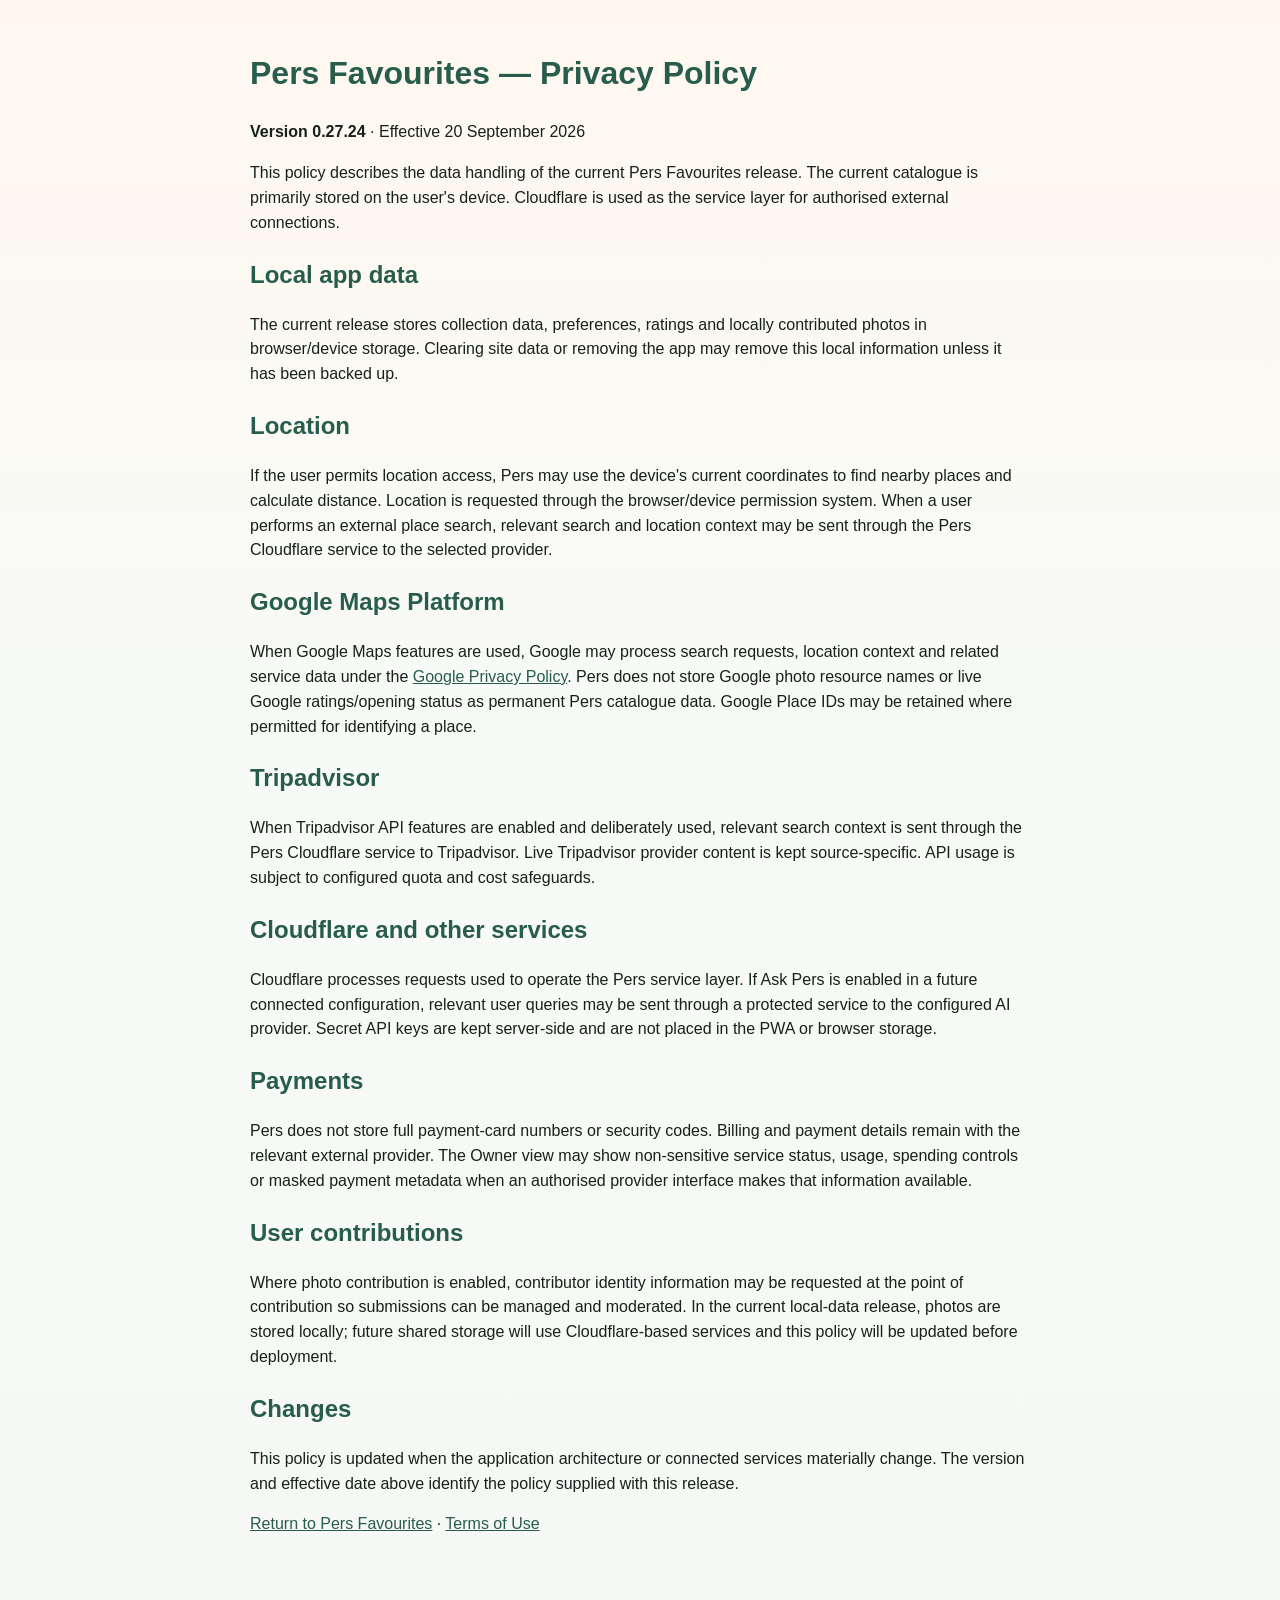
<file: privacy.html>
<!doctype html>
<html lang="en">
<head>
  <meta charset="utf-8" />
  <meta name="viewport" content="width=device-width,initial-scale=1" />
  <title>Pers Favourites — Privacy Policy</title>
  <link rel="stylesheet" href="./styles.css" />
</head>
<body>
  <main class="legal-page">
    <h1>Pers Favourites — Privacy Policy</h1>
    <p><strong>Version 0.27.24</strong> · Effective 20 September 2026</p>
    <p>This policy describes the data handling of the current Pers Favourites release. The current catalogue is primarily stored on the user's device. Cloudflare is used as the service layer for authorised external connections.</p>

    <h2>Local app data</h2>
    <p>The current release stores collection data, preferences, ratings and locally contributed photos in browser/device storage. Clearing site data or removing the app may remove this local information unless it has been backed up.</p>

    <h2>Location</h2>
    <p>If the user permits location access, Pers may use the device's current coordinates to find nearby places and calculate distance. Location is requested through the browser/device permission system. When a user performs an external place search, relevant search and location context may be sent through the Pers Cloudflare service to the selected provider.</p>

    <h2>Google Maps Platform</h2>
    <p>When Google Maps features are used, Google may process search requests, location context and related service data under the <a href="https://policies.google.com/privacy" target="_blank" rel="noopener">Google Privacy Policy</a>. Pers does not store Google photo resource names or live Google ratings/opening status as permanent Pers catalogue data. Google Place IDs may be retained where permitted for identifying a place.</p>

    <h2>Tripadvisor</h2>
    <p>When Tripadvisor API features are enabled and deliberately used, relevant search context is sent through the Pers Cloudflare service to Tripadvisor. Live Tripadvisor provider content is kept source-specific. API usage is subject to configured quota and cost safeguards.</p>

    <h2>Cloudflare and other services</h2>
    <p>Cloudflare processes requests used to operate the Pers service layer. If Ask Pers is enabled in a future connected configuration, relevant user queries may be sent through a protected service to the configured AI provider. Secret API keys are kept server-side and are not placed in the PWA or browser storage.</p>

    <h2>Payments</h2>
    <p>Pers does not store full payment-card numbers or security codes. Billing and payment details remain with the relevant external provider. The Owner view may show non-sensitive service status, usage, spending controls or masked payment metadata when an authorised provider interface makes that information available.</p>

    <h2>User contributions</h2>
    <p>Where photo contribution is enabled, contributor identity information may be requested at the point of contribution so submissions can be managed and moderated. In the current local-data release, photos are stored locally; future shared storage will use Cloudflare-based services and this policy will be updated before deployment.</p>

    <h2>Changes</h2>
    <p>This policy is updated when the application architecture or connected services materially change. The version and effective date above identify the policy supplied with this release.</p>

    <p><a href="./index.html">Return to Pers Favourites</a> · <a href="./terms.html">Terms of Use</a></p>
  </main>
</body>
</html>
</file>
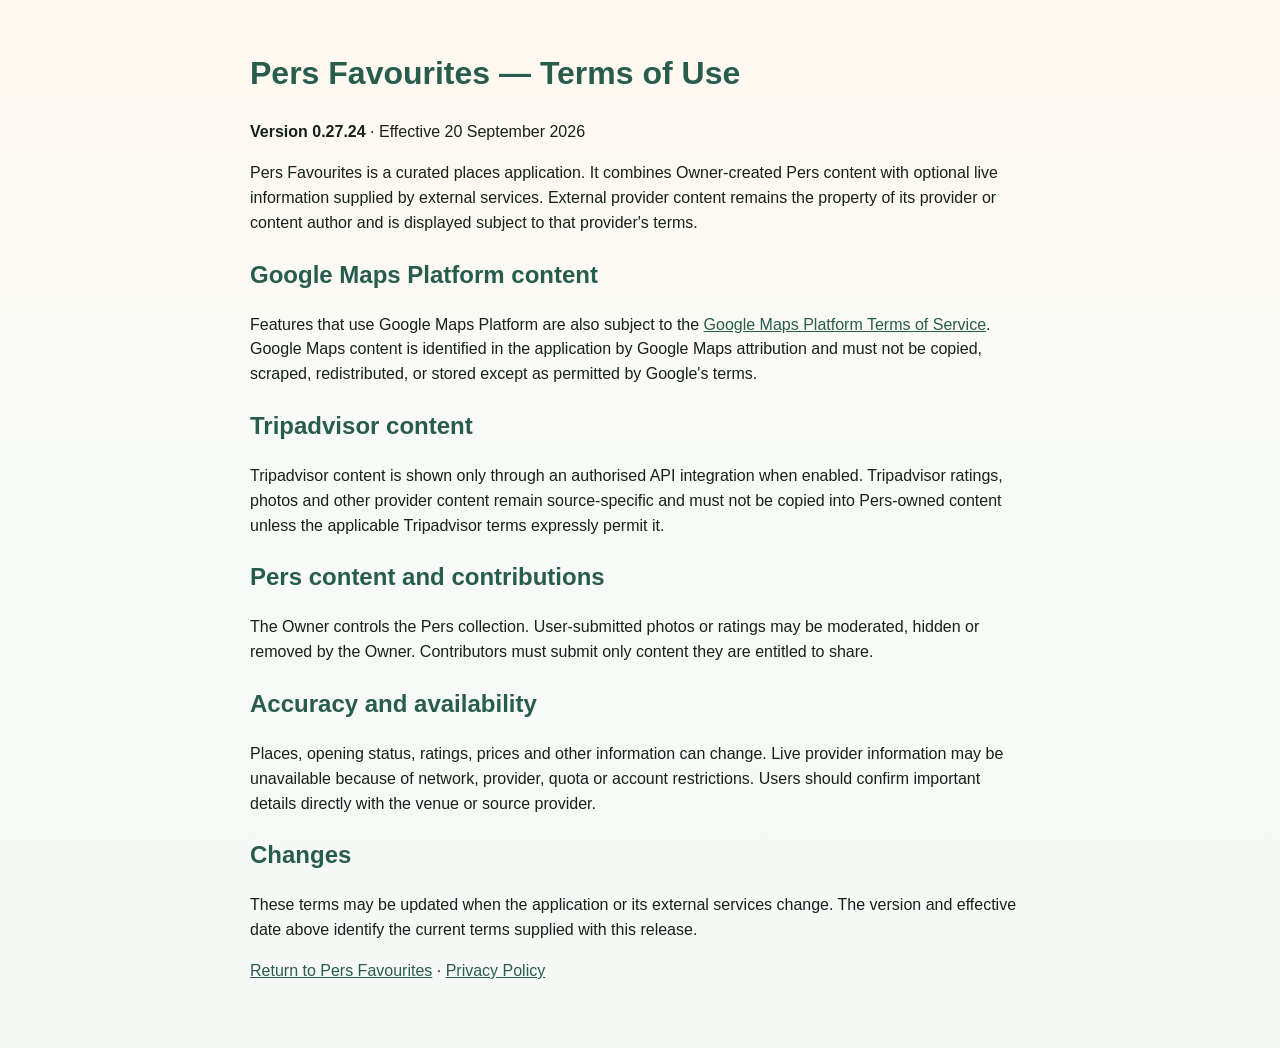
<file: terms.html>
<!doctype html>
<html lang="en">
<head>
  <meta charset="utf-8" />
  <meta name="viewport" content="width=device-width,initial-scale=1" />
  <title>Pers Favourites — Terms of Use</title>
  <link rel="stylesheet" href="./styles.css" />
</head>
<body>
  <main class="legal-page">
    <h1>Pers Favourites — Terms of Use</h1>
    <p><strong>Version 0.27.24</strong> · Effective 20 September 2026</p>
    <p>Pers Favourites is a curated places application. It combines Owner-created Pers content with optional live information supplied by external services. External provider content remains the property of its provider or content author and is displayed subject to that provider's terms.</p>

    <h2>Google Maps Platform content</h2>
    <p>Features that use Google Maps Platform are also subject to the <a href="https://cloud.google.com/maps-platform/terms" target="_blank" rel="noopener">Google Maps Platform Terms of Service</a>. Google Maps content is identified in the application by Google Maps attribution and must not be copied, scraped, redistributed, or stored except as permitted by Google's terms.</p>

    <h2>Tripadvisor content</h2>
    <p>Tripadvisor content is shown only through an authorised API integration when enabled. Tripadvisor ratings, photos and other provider content remain source-specific and must not be copied into Pers-owned content unless the applicable Tripadvisor terms expressly permit it.</p>

    <h2>Pers content and contributions</h2>
    <p>The Owner controls the Pers collection. User-submitted photos or ratings may be moderated, hidden or removed by the Owner. Contributors must submit only content they are entitled to share.</p>

    <h2>Accuracy and availability</h2>
    <p>Places, opening status, ratings, prices and other information can change. Live provider information may be unavailable because of network, provider, quota or account restrictions. Users should confirm important details directly with the venue or source provider.</p>

    <h2>Changes</h2>
    <p>These terms may be updated when the application or its external services change. The version and effective date above identify the current terms supplied with this release.</p>

    <p><a href="./index.html">Return to Pers Favourites</a> · <a href="./privacy.html">Privacy Policy</a></p>
  </main>
</body>
</html>
</file>
<file: styles.css>
:root{
  --bg:#fff8ef;--card:#ffffff;--ink:#17211b;--muted:#69736d;--line:#ddd8ce;
  --accent:#285c4d;--accent-2:#d96c45;--accent-3:#4b83a8;--gold:#c79326;--plum:#7a5578;
  --accent-soft:#e4f1eb;--coral-soft:#fae9e1;--blue-soft:#e7f0f7;--gold-soft:#fbf2d9;--plum-soft:#f0e8ef;
  --danger:#a63a3a;--shadow:0 10px 28px rgba(53,48,39,.09);
  font-family:-apple-system,BlinkMacSystemFont,"Segoe UI",Roboto,Arial,sans-serif;color:var(--ink);background:var(--bg)
}
*{box-sizing:border-box} body{margin:0;background:linear-gradient(180deg,#fff8ef 0,#f8faf7 42%,#f6f8f6 100%);color:var(--ink);min-height:100vh} button,input,select,textarea{font:inherit} button{cursor:pointer}
.topbar{position:sticky;top:0;z-index:20;display:flex;align-items:center;justify-content:space-between;padding:calc(14px + env(safe-area-inset-top)) 16px 13px;background:linear-gradient(125deg,#285c4d 0%,#33725e 58%,#d96c45 160%);color:#fff;box-shadow:0 4px 18px rgba(27,67,54,.18)}
.topbar h1{margin:1px 0 0;font-size:1.38rem;letter-spacing:.1px}.eyebrow{font-size:.78rem;color:rgba(255,255,255,.78)}.topbar .icon-button{background:rgba(255,255,255,.15);color:#fff;border:1px solid rgba(255,255,255,.24)}
main{max-width:1100px;margin:0 auto;padding:14px 14px calc(90px + env(safe-area-inset-bottom))}.hidden{display:none!important}.screen{width:100%}
.auth-card{max-width:430px;margin:7vh auto;background:var(--card);padding:22px;border:1px solid var(--line);border-radius:19px;box-shadow:var(--shadow);border-top:5px solid var(--accent-2)}
label{display:block;font-size:.88rem;font-weight:650;margin:12px 0 5px}input,select,textarea{width:100%;padding:11px 12px;border:1px solid #cfc9be;border-radius:11px;background:#fff;color:var(--ink)}input:focus,select:focus,textarea:focus{outline:3px solid rgba(75,131,168,.14);border-color:var(--accent-3)}textarea{resize:vertical}
button{border:0;border-radius:11px;padding:10px 13px;background:#eceae6;color:var(--ink)}button.primary{background:var(--accent);color:#fff;font-weight:700;box-shadow:0 3px 9px rgba(40,92,77,.18)}button.secondary{background:#f2f0eb;border:1px solid #ddd7cd}button.compact{padding:8px 11px}.link-button{background:transparent;color:var(--accent);padding:8px 3px}.danger{background:var(--danger);color:#fff}.danger-secondary{color:var(--danger);background:#faeded;border:1px solid #efcaca}.icon-button{width:42px;height:42px;padding:0;border-radius:50%;font-size:1.25rem}
.search-wrap{position:relative}.search-wrap input{font-size:1rem;padding:14px 45px 14px 14px;border-radius:15px;box-shadow:0 3px 14px rgba(53,48,39,.06);border-color:#d9d4ca}.search-wrap .icon-button{position:absolute;right:3px;top:3px;background:transparent}
.core-location-banner{margin-top:10px;padding:11px 12px;border:1px solid #c9ddeb;border-radius:15px;background:linear-gradient(120deg,var(--blue-soft),#fff);box-shadow:0 3px 12px rgba(53,48,39,.045)}.core-location-head{display:flex;justify-content:space-between;align-items:center;gap:10px}.core-location-head .link-button:disabled{opacity:.45;cursor:default}.core-location-fields{display:grid;grid-template-columns:repeat(3,minmax(0,1fr));gap:8px;margin-top:9px}.core-location-fields .geo-choice{width:100%}
.filter-row,.more-filters{display:flex;gap:8px;overflow-x:auto;padding:10px 1px 3px;scrollbar-width:none}.filter-row::-webkit-scrollbar,.more-filters::-webkit-scrollbar{display:none}
.filter-row select,.more-filters select{width:auto;min-width:132px;max-width:190px;padding:9px}.more-filters{flex-wrap:wrap;background:linear-gradient(120deg,#f4f8f6,#fbf5ee);border:1px solid var(--line);border-radius:14px;padding:10px;margin-top:7px}
.toolbar{display:flex;justify-content:space-between;align-items:center;gap:10px;margin:10px 0 0}.view-toggle{display:inline-flex;border:1px solid var(--line);border-radius:11px;overflow:hidden;box-shadow:0 2px 8px rgba(53,48,39,.04)}.view-toggle button{border-radius:0;background:#fff}.view-toggle button.active{background:var(--accent-3);color:#fff}.toolbar select{width:auto;min-width:155px}
.filter-summary{display:flex;align-items:center;justify-content:space-between;gap:10px;min-height:38px}.chips{display:flex;flex-wrap:wrap;gap:6px}.chip{display:inline-flex;gap:6px;align-items:center;font-size:.82rem;background:#fff;border:1px solid var(--line);border-radius:999px;padding:5px 9px;box-shadow:0 1px 5px rgba(53,48,39,.03)}.chip button{background:transparent;padding:0;font-size:1rem}
.results-head{display:flex;justify-content:space-between;align-items:center;padding:9px 1px}.admin-actions{display:flex;gap:6px}.list-panel{display:grid;gap:11px}.place-card{background:#fff;border:1px solid var(--line);border-radius:17px;padding:13px;box-shadow:0 4px 14px rgba(53,48,39,.045);border-left:4px solid #d9e6df}.place-card.has-photo{padding:0;overflow:hidden;border-left:0}.place-card-inner{padding:13px}.place-card-cover{width:100%;height:170px;object-fit:cover;background:linear-gradient(135deg,var(--accent),var(--accent-3))}.place-card-placeholder{height:90px;display:flex;align-items:center;justify-content:center;background:linear-gradient(135deg,#dcebe4,#f8e5d8 55%,#e4edf5);color:#315849;font-weight:800;font-size:1.7rem;letter-spacing:.04em}.place-card-top{display:flex;justify-content:space-between;gap:12px}.place-card h3{margin:0 0 4px;font-size:1.07rem}.meta{font-size:.85rem;color:var(--muted)}.rating{font-weight:700;white-space:nowrap;color:#9b7218}.must-try{margin:9px 0 0;padding:8px 10px;background:var(--gold-soft);border-left:3px solid var(--gold);border-radius:7px;font-size:.9rem}.owner-note{margin:10px 0 0;padding:10px 11px;background:var(--coral-soft);border-radius:10px;font-size:.9rem}.card-actions{display:flex;flex-wrap:wrap;gap:6px;margin-top:10px}.card-actions button,.card-actions a{font-size:.84rem;padding:7px 9px;border-radius:9px;background:#eef1ef;color:var(--ink);text-decoration:none}.card-actions a:nth-of-type(1){background:var(--blue-soft);color:#285f83}.status-pill{display:inline-block;font-size:.75rem;border-radius:999px;padding:3px 7px;background:var(--accent-soft);color:#365844;margin-top:6px}
.place-card-banner{display:grid;grid-template-columns:1fr;height:170px;background:linear-gradient(135deg,var(--accent),var(--accent-3));overflow:hidden}.place-card-banner.banner-2,.place-card-banner.banner-3,.place-card-banner.banner-4{grid-template-columns:repeat(2,1fr);grid-template-rows:repeat(2,1fr)}.place-card-banner.banner-2 img{grid-row:1/3}.place-card-banner.banner-3 img:first-child{grid-row:1/3}.place-card-banner img{width:100%;height:100%;min-height:0;object-fit:cover;display:block}
.google-fallback-frame{position:relative;overflow:hidden}.google-fallback-frame .google-place-photo{width:100%;height:100%;min-height:inherit;object-fit:cover;display:block}.place-card-google{min-height:90px}.place-card-google.loaded{height:170px;margin:-13px -13px 0}.detail-hero.google-fallback-frame.loaded{height:min(42vh,330px)}.google-photo-attribution{position:absolute;left:7px;right:7px;bottom:7px;padding:4px 7px;border-radius:7px;background:rgba(20,25,22,.82);color:#fff;font-size:12px;line-height:1.3}.google-photo-attribution a{color:#fff;text-decoration:underline}.google-maps-attribution{font-family:Roboto,Arial,Sans-Serif;font-style:normal;font-weight:400;font-size:12px;letter-spacing:normal;white-space:nowrap}.google-author-avatar{width:18px;height:18px;border-radius:50%;object-fit:cover;vertical-align:-4px;margin-right:2px}.provider-attribution-note{font-size:.82rem;color:var(--muted);margin:4px 0 8px;padding:5px 8px;border-left:3px solid var(--line)}
.map-panel{position:relative}.map-panel #map{height:min(68vh,680px);border-radius:16px;border:1px solid var(--line);overflow:hidden;box-shadow:var(--shadow)}.map-search{position:absolute;z-index:500;top:12px;left:50%;transform:translateX(-50%);box-shadow:var(--shadow);background:#fff;border:1px solid var(--line)}
.modal{width:min(760px,calc(100vw - 22px));max-height:88vh;border:0;border-radius:19px;padding:18px;box-shadow:0 20px 60px rgba(0,0,0,.24);background:#fffdf9}.modal::backdrop{background:rgba(20,28,24,.45)}.modal-head{display:flex;align-items:center;justify-content:space-between;gap:12px}.modal-head h2{margin:0;color:var(--accent)}.grid2{display:grid;grid-template-columns:1fr 1fr;gap:0 12px}.wide{grid-column:1/-1}.modal-actions{display:flex;gap:8px;align-items:center;margin-top:16px}.spacer{flex:1}.account-summary{background:linear-gradient(115deg,var(--accent-soft),#fff);border-radius:12px;padding:10px 12px;border-left:4px solid var(--accent)}.owner-callout{background:var(--coral-soft);border-left:4px solid var(--accent-2);padding:10px 12px;border-radius:9px;font-size:.9rem}.check{display:flex;gap:9px;align-items:center;font-weight:500}.check input{width:auto}.version{color:var(--muted);font-size:.8rem;text-align:right}.small{font-size:.85rem}.muted{color:var(--muted)}.status{min-height:1.2em;color:var(--muted)}.toast{position:fixed;z-index:1000;left:50%;bottom:calc(24px + env(safe-area-inset-bottom));transform:translateX(-50%);background:#1e2922;color:#fff;padding:10px 14px;border-radius:10px;box-shadow:var(--shadow);max-width:min(88vw,520px)}.import-preview{margin-top:10px;max-height:38vh;overflow:auto}.import-row{padding:8px 4px;border-bottom:1px solid var(--line);font-size:.9rem}.empty{padding:28px 14px;text-align:center;color:var(--muted);background:#fff;border:1px dashed #cbd3cd;border-radius:14px}.personal-panel{background:linear-gradient(125deg,#f4f8f6,#f8fbff);border-radius:12px;padding:10px;margin:12px 0;border:1px solid #dae5df}.stars button{background:transparent;padding:4px;font-size:1.35rem;color:#9aa39d}.stars button.on{color:var(--gold)}.detail-grid{display:grid;grid-template-columns:120px 1fr;gap:7px 12px;font-size:.9rem}.detail-grid .k{color:var(--muted)}hr{border:0;border-top:1px solid var(--line);margin:16px 0}
.detail-hero{margin:0 -18px 14px;position:relative;background:linear-gradient(135deg,#dcebe4,#f8e5d8 58%,#e4edf5);min-height:180px;overflow:hidden}.detail-hero img{width:100%;height:min(42vh,330px);object-fit:cover;display:block}.detail-hero-empty{height:180px;display:flex;align-items:center;justify-content:center;color:#315849;font-weight:800;font-size:2.2rem}.detail-badges{display:flex;flex-wrap:wrap;gap:6px;margin:8px 0}.content-badge,.photo-badge,.count-badge{display:inline-flex;align-items:center;border-radius:999px;padding:4px 8px;font-size:.75rem;font-weight:700;background:var(--accent-soft);color:#2c5c48}.photo-badge.pending{background:var(--gold-soft);color:#7a5a0e}.photo-badge.hidden-status{background:#eee;color:#666}.photo-badge.owner{background:var(--coral-soft);color:#8d452c}.count-badge{background:var(--accent-2);color:#fff;padding:2px 7px;margin-left:4px}
.photo-section{margin-top:15px}.photo-section-head{display:flex;justify-content:space-between;align-items:center;gap:10px}.photo-strip{display:flex;gap:9px;overflow-x:auto;padding:8px 1px 5px;scroll-snap-type:x proximity}.photo-tile{min-width:150px;width:150px;background:#fff;border:1px solid var(--line);border-radius:12px;overflow:hidden;scroll-snap-align:start;box-shadow:0 2px 8px rgba(53,48,39,.05)}.photo-tile img{width:100%;height:112px;object-fit:cover;display:block;background:#eee}.photo-tile-body{padding:7px 8px}.photo-caption{font-size:.8rem;margin:0 0 4px}.photo-credit{font-size:.72rem;color:var(--muted)}.photo-actions{display:flex;gap:4px;flex-wrap:wrap;padding:0 7px 7px}.photo-actions button{font-size:.72rem;padding:5px 7px}.photo-upload-note{font-size:.79rem;color:var(--muted);margin:6px 0}.photo-viewer-modal{width:min(900px,calc(100vw - 18px));background:#111;color:#fff}.photo-viewer-modal .icon-button{color:#fff;background:#333}.photo-viewer-image{display:block;max-width:100%;max-height:72vh;margin:12px auto 0;object-fit:contain}.photo-viewer-caption{margin:9px 2px 0}.moderation-toolbar{margin-bottom:8px}.moderation-list{display:grid;gap:9px}.moderation-row{display:grid;grid-template-columns:108px 1fr;gap:10px;background:#fff;border:1px solid var(--line);border-radius:13px;padding:9px}.moderation-row img{width:108px;height:86px;object-fit:cover;border-radius:9px;background:#eee}.moderation-title{font-weight:750}.moderation-meta{font-size:.78rem;color:var(--muted);margin:3px 0 7px}.moderation-actions{display:flex;gap:5px;flex-wrap:wrap}.moderation-actions button{font-size:.76rem;padding:6px 8px}
@media(max-width:640px){main{padding-left:10px;padding-right:10px}.grid2{grid-template-columns:1fr}.wide{grid-column:auto}.toolbar{align-items:stretch}.toolbar select{min-width:0;max-width:52%}.topbar h1{font-size:1.22rem}.modal{padding:14px}.detail-grid{grid-template-columns:95px 1fr}.detail-hero{margin:0 -14px 13px}.place-card-cover,.place-card-banner{height:150px}.core-location-fields{grid-template-columns:1fr}.moderation-row{grid-template-columns:88px 1fr}.moderation-row img{width:88px;height:78px}.photo-tile{min-width:138px;width:138px}.photo-tile img{height:104px}}
.photo-open-button{display:block;width:100%;padding:0;border:0;border-radius:0;background:transparent;line-height:0}.photo-open-button img{display:block}
.account-login-actions{display:grid;gap:8px;margin-top:10px}.auth-card .primary{width:100%;margin-top:6px}

/* v027e */
.online-find-strip{display:flex;gap:.65rem;align-items:center;flex-wrap:wrap;margin:.2rem 0 1rem;padding:.75rem;border-radius:12px;background:#f6f4ed}
.online-results{display:grid;gap:.7rem;max-height:55vh;overflow:auto}
.online-result{border:1px solid #d9d5ca;border-radius:12px;padding:.8rem;background:#fff}
.online-result-top{display:flex;justify-content:space-between;gap:.8rem;align-items:flex-start}
.online-result .small{line-height:1.35}
.rating-pair{display:flex;gap:.4rem;flex-wrap:wrap;justify-content:flex-end;align-items:flex-start;align-content:flex-start;align-self:flex-start}
.rating-pill{font-size:.82rem;border-radius:999px;padding:.28rem .5rem;background:#f3efe6;white-space:nowrap}
.rating-pill.pers{background:#e6f4ea}
.rating-pill.users{background:#eef3fb}
.place-card{padding:0;overflow:hidden;border-left:0}
.place-card-top>div:first-child{min-width:0;flex:1}
.place-card-top .rating-pair{flex-direction:column;align-items:flex-end;max-width:55%}
.rating-pill{flex:0 0 auto;line-height:1.3;height:auto;max-width:100%;white-space:normal;overflow-wrap:anywhere}
.catalogue-summary{margin:8px 0 12px;padding:10px 12px;background:var(--accent-soft);border-radius:12px;font-size:.85rem}
.catalogue-summary button{font-size:inherit}
.summary-heading{display:flex;align-items:center;flex-wrap:wrap;gap:8px 12px}
#summaryToggle{display:inline-flex;align-items:center;justify-content:space-between;gap:14px;min-height:44px;min-width:130px;padding:9px 13px;background:var(--accent);color:#fff;border:1px solid var(--accent);font-weight:700;font-size:1rem;border-radius:10px}
#summaryToggle:focus-visible{outline:3px solid var(--accent-2);outline-offset:3px}
.summary-chevrons{width:20px;height:20px;fill:none;stroke:currentColor;stroke-width:2;stroke-linecap:round;stroke-linejoin:round;flex:none}
#summaryToggle[aria-expanded="false"] .summary-chevrons{transform:rotate(180deg)}
#summaryOverview{flex:1 1 190px;min-width:0;overflow-wrap:anywhere;line-height:1.4}
#selectionDetails[hidden]{display:none}
#selectionDetails{margin-top:8px}
.selection-controls{display:flex;flex-wrap:wrap;gap:6px;margin-top:5px}
.selection-note{color:var(--muted);margin:5px 0 0}
.photo-unavailable{min-height:90px;display:flex;flex-direction:column;align-items:center;justify-content:center;gap:6px;background:var(--accent-soft);font-size:.85rem;padding:12px}
.rating-panel{display:grid;gap:.7rem;padding:.9rem;border:1px solid #ded8ca;border-radius:12px;margin:1rem 0;background:#fffdf9}
.rating-row{display:flex;align-items:center;justify-content:space-between;gap:.8rem;flex-wrap:wrap}
.rating-row .stars{margin:0}
.venue-rating-row{display:grid;grid-template-columns:minmax(0,1fr) auto;gap:4px 8px;align-items:center}
.venue-rating-row .rating-label,.venue-rating-row .rating-caption{grid-column:1/-1}
.venue-rating-row .stars{display:flex;gap:2px;min-width:0}
.venue-rating-row .rating-star{display:inline-grid;place-items:center;box-sizing:border-box;width:32px;min-width:0;height:40px;margin:0;padding:4px;border:0;font-size:1.35rem;line-height:1;border-radius:4px}
.venue-rating-row .readonly-star{color:transparent;background:linear-gradient(to right,var(--gold) var(--star-fill),#9aa39d var(--star-fill));background-clip:text;-webkit-background-clip:text}
.venue-rating-row .rating-value{font-size:.9rem;white-space:nowrap}
.venue-rating-row .rating-caption{line-height:1.4}
.import-step{border:1px solid #ded8ca;border-radius:12px;padding:.8rem;margin:.8rem 0;background:#fffdf9}
.drop-zone{border:2px dashed #b8b2a4;border-radius:12px;padding:1rem;text-align:center;margin:.6rem 0;background:#faf8f1}
.drop-zone.dragover{border-style:solid;background:#eef7ef}
.backup-progress{font-size:.86rem;color:#5e625f}

.button-link{display:inline-flex;align-items:center;justify-content:center;border-radius:11px;padding:10px 13px;text-decoration:none;color:var(--ink);background:#f2f0eb;border:1px solid #ddd7cd;font:inherit}.button-link.compact{padding:8px 11px}.find-place-actions{display:flex;gap:8px;flex-wrap:wrap;align-items:center}.find-place-actions input{flex:1 1 220px}.inline-actions{display:flex;gap:9px;align-items:center;flex-wrap:wrap;margin-top:6px}

/* v027h - Ask Pers voice input and External Services connection panel */
.ask-pers-input-row{display:flex;gap:.5rem;align-items:center;margin:.35rem 0 .25rem}.ask-pers-input-row input{flex:1;margin:0}.mic-button{min-width:46px;min-height:42px;font-size:1.1rem;padding:.45rem .65rem}.mic-button.listening{outline:3px solid rgba(168,69,48,.18);transform:scale(1.03)}
.external-service-card{border:1px solid var(--line);border-radius:14px;padding:12px;margin:12px 0;background:#fbfaf7}.external-service-card legend{font-weight:800;padding:0 6px}.connection-grid{display:grid;grid-template-columns:repeat(3,minmax(0,1fr));gap:8px;margin:8px 0 12px}.connection-grid>div{display:grid;gap:3px;padding:9px;border-radius:10px;background:#f2f1ec}.connection-grid strong{overflow-wrap:anywhere}.danger{background:#f8e6e2!important;color:#8a3326!important;border:1px solid #e8c0b8!important}@media(max-width:650px){.connection-grid{grid-template-columns:1fr}.external-service-card .inline-actions{align-items:stretch}.external-service-card .inline-actions button{flex:1 1 46%}}

/* v027i */
.app-update-card{margin:10px 0}.geo-attribution a{color:inherit;text-decoration:underline}

/* 0.27.12 searchable geographic controls */
.filter-row .geo-choice-wrap{flex:0 0 auto;width:172px;min-width:150px;max-width:210px}
.filter-row .geo-choice{width:100%;padding:9px 30px 9px 10px;border-radius:11px;background:#fff}
.geo-choice{background-image:linear-gradient(45deg,transparent 50%,#69736d 50%),linear-gradient(135deg,#69736d 50%,transparent 50%);background-position:calc(100% - 15px) 50%,calc(100% - 10px) 50%;background-size:5px 5px,5px 5px;background-repeat:no-repeat}
.geo-choice:disabled{background-color:#f2f0eb;color:#8a8f8c}
.multi-editor{padding-top:2px}.multi-editor .chips{min-height:8px;margin-top:7px}
@media(max-width:640px){.filter-row .geo-choice-wrap{width:168px;min-width:150px}}

/* 0.27.13 clearer Find Place Online workflow */
#findPlaceResults:not(:empty)::before{content:"Tap Use Details to load the selected venue into the Add Place form. Review the details, then tap Save Place.";display:block;padding:.72rem .8rem;border-radius:10px;background:var(--blue-soft);color:#285f83;font-size:.84rem;line-height:1.35}
#findPlaceResults button[data-use-online]{font-size:0}
#findPlaceResults button[data-use-online]::after{content:"Use Details";font-size:.84rem;line-height:1.2}
#savePlaceBtn{font-size:1rem}

/* 0.27.15 */
.detail-hero{display:grid;grid-template-columns:1fr;grid-auto-rows:minmax(120px,1fr);max-height:360px}
.detail-hero.banner-2,.detail-hero.banner-3,.detail-hero.banner-4{grid-template-columns:repeat(2,1fr)}
.detail-hero.banner-3 img:first-child{grid-row:span 2}
.detail-hero img{width:100%;height:100%;min-height:150px;object-fit:cover}
@media(max-width:640px){.detail-hero.banner-3,.detail-hero.banner-4{max-height:300px}.detail-hero img{min-height:120px}}

/* 0.27.20 opening-screen simplification and role-separated account areas */
.core-location-head{align-items:flex-start}.location-head-actions{display:flex;gap:6px;align-items:center}.core-location-fields label{margin:0;font-size:.78rem;color:var(--muted)}.core-location-fields label .geo-choice{margin-top:4px;color:var(--ink)}.core-location-fields .location-actions{display:flex;align-items:flex-end}.core-location-fields .location-actions button{width:100%}.catalogue-head{margin-top:8px;padding-bottom:2px}.catalogue-head>div:first-child{display:flex;align-items:baseline;gap:8px}.result-count{font-size:.86rem;color:var(--muted);font-weight:500}.catalogue-head-actions{display:flex;gap:7px;align-items:center}.catalogue-filters{margin:6px 0 10px;padding:9px 10px;border:1px solid var(--line);border-radius:14px;background:linear-gradient(120deg,#f7faf8,#fffaf3)}.catalogue-filters .filter-row{padding-top:0}.catalogue-filters .filter-summary{margin-top:5px}.account-role-tabs{display:grid;grid-template-columns:repeat(3,minmax(0,1fr));gap:7px;margin:14px 0 12px;padding-bottom:2px}.account-role-tabs button{font-size:.84rem;padding:9px 7px;border:1px solid var(--line);background:#f4f2ed}.account-role-tabs button.active{background:var(--accent);color:#fff;border-color:var(--accent)}.tab-lock{font-size:.72rem;opacity:.65}.account-pane{min-height:180px}.owner-tool-grid{display:grid;grid-template-columns:repeat(2,minmax(0,1fr));gap:8px;margin:8px 0}.local-test-box{padding:8px 10px;border-radius:12px;background:#fff4dc;border:1px solid #ead79c}
@media(max-width:640px){.core-location-fields{grid-template-columns:1fr}.core-location-fields .location-actions{display:block}.catalogue-head{align-items:center}.catalogue-head-actions{flex-wrap:wrap;justify-content:flex-end}.account-role-tabs{grid-template-columns:1fr}.account-role-tabs button{text-align:left}.owner-tool-grid{grid-template-columns:1fr}.catalogue-filters{padding:8px}.filter-row select,.more-filters select{min-width:142px}.toolbar{margin-top:6px}}

/* External services / managed lists retained and updated for v0.27.24 */
.external-search-box{margin-top:12px;padding:10px 12px;border:1px solid var(--border,#d8ddd9);border-radius:12px}
.external-search-box label{display:inline-flex;margin-right:14px;align-items:center;gap:6px}
.external-results-panel{margin-top:18px}
.source-pill{display:inline-block;margin-top:6px;padding:3px 8px;border-radius:999px;background:#eef3f0;font-size:.78rem}
.master-list-items{margin-top:12px}
.master-list-row{display:flex;justify-content:space-between;gap:10px;align-items:center;padding:8px 0;border-bottom:1px solid var(--border,#e1e5e2)}
.master-list-row>div{display:flex;gap:5px;flex-wrap:wrap}
.master-list-row button{padding:5px 8px}

.tripadvisor-rating-icon{height:16px;max-width:92px;vertical-align:-3px;object-fit:contain}

/* v26: stable actions and small-screen navigation without restricting pinch zoom. */
.venue-card-actions{display:grid;grid-template-columns:repeat(3,minmax(0,1fr));gap:8px}
.venue-card-actions>a,.venue-card-actions>button{display:flex;justify-content:center;align-items:center;min-width:0;min-height:44px;margin:0;text-align:center;overflow-wrap:anywhere}
.venue-card-actions a:first-of-type{background:#f2f0eb;color:var(--ink)}
.venue-card-actions a[data-venue-action="directions"]{background:var(--blue-soft);color:#285f83}
.venue-card-actions button:disabled{opacity:1;background:#f5f4f0;color:#747970;border:1px dashed #c7cbc5;cursor:not-allowed}
.subpage-return{display:flex;justify-content:flex-end;border-top:1px solid var(--line);padding-top:14px;margin-top:20px}
.subpage-return button{min-height:44px;min-width:120px;background:var(--accent);color:#fff}
.modal{max-height:88dvh;max-width:calc(100vw - 22px)}
body{min-height:100dvh}
@media(max-width:640px){input,select,textarea{font-size:max(16px,1rem)}.modal{overflow-wrap:anywhere}.ask-pers-input-row input{min-width:0}}

.app-legal-footer{padding:18px 8px 8px;text-align:center;font-size:.82rem;color:var(--muted)}.app-legal-footer a{color:inherit}.legal-page{width:min(780px,calc(100% - 32px));margin:0 auto;padding:28px 0 48px;line-height:1.55}.legal-page h1,.legal-page h2{color:var(--accent)}.legal-page a{color:var(--accent)}

/* v27 compact catalogue and contextual actions */
body{padding-bottom:var(--venue-bar-space,0px)}
#listPanel{gap:7px}
#listPanel .place-card{display:grid;grid-template-columns:76px minmax(0,1fr);padding:0;border:1px solid var(--line);border-radius:12px;overflow:hidden;cursor:pointer}
#listPanel .place-card.active-venue{border-color:var(--accent-3);box-shadow:0 0 0 2px var(--accent-3)}
#listPanel .place-card:focus-visible{outline:3px solid var(--accent-3);outline-offset:3px}
#listPanel .place-card-inner{padding:9px 10px;min-width:0}
#listPanel .place-card-top{display:block}
#listPanel .place-card h3{font-size:1rem;margin:0 0 3px}
#listPanel .rating-pair{display:flex;flex-wrap:wrap;gap:4px;margin-top:5px;justify-content:flex-start}
#listPanel .rating-pill{font-size:.72rem;padding:2px 5px}
#listPanel .must-try{display:none}
#listPanel .place-card-banner,#listPanel .place-card-google{width:76px;height:100%;min-height:105px;max-height:160px;margin:0;display:block}
#listPanel .place-card-banner img{width:100%;height:100%;object-fit:cover}
#listPanel .place-card-banner img:not(:first-child){display:none}
#listPanel .place-card-placeholder{height:100%;min-height:105px;font-size:1.1rem}
#listPanel .google-place-photo{height:80px;min-height:0;object-fit:cover}
#listPanel .google-photo-attribution{font-size:8px;line-height:1.2;padding:2px;overflow-wrap:anywhere}
#venueBar{position:fixed;bottom:0;left:50%;transform:translateX(-50%);width:min(100%,1000px);z-index:30;background:#fff;border:1px solid var(--line);border-radius:14px 14px 0 0;padding:9px 12px calc(9px + env(safe-area-inset-bottom));box-shadow:0 -4px 20px #0002;box-sizing:border-box}
#venueBar[hidden],#venueBarActions[hidden]{display:none}
.venue-bar-heading{display:flex;align-items:center;justify-content:space-between;gap:8px}
#venueBarName{overflow:hidden;text-overflow:ellipsis;white-space:nowrap}
#venueBarToggle{font-size:.8rem;white-space:nowrap;padding:7px}
#venueBarActions{margin-top:6px;display:flex;flex-wrap:wrap;gap:6px}
#venueBarActions>*{font-size:.82rem;padding:8px 10px}
#venueBar.collapsed{padding-top:2px;padding-bottom:calc(2px + env(safe-area-inset-bottom))}
#listPanel .rating-pair{flex-direction:row;align-items:center}
#listPanel .photo-unavailable{min-height:96px;padding:8px 4px;display:flex;align-items:center;justify-content:center;font-size:.7rem;text-align:center}
#listPanel .photo-unavailable span,#listPanel .photo-unavailable button{display:none}
#listPanel .photo-unavailable::after{content:'No photo'}
#listPanel .place-card-google,#listPanel .place-card-banner,#listPanel .place-card-placeholder{min-height:96px}

/* v28 compact top navigation and explicit photo viewing */
.topbar{position:relative}
#catalogueTopControls{position:sticky;top:0;z-index:25;background:var(--paper,#fffdf9);padding:5px 0}
#catalogueTopControls.compact{display:flex;align-items:center;justify-content:space-between;gap:6px;padding:calc(6px + env(safe-area-inset-top)) 4px 6px;box-shadow:0 3px 8px #0002}
#catalogueTopControls.compact .catalogue-head{display:contents}
#catalogueTopControls.compact .catalogue-head>div:first-child{display:flex;flex-direction:column;gap:0;font-size:.85rem}
#catalogueTopControls.compact .catalogue-head-actions{order:3}
#catalogueTopControls.compact .toolbar{margin:0;padding:0}
#catalogueTopControls.compact #sortSelect{display:none}
#catalogueTopControls.compact button{min-height:42px;padding:7px 9px;font-size:.85rem}
#backToTopBtn{position:fixed;right:12px;bottom:calc(var(--venue-bar-space,0px) + 14px);z-index:29;background:var(--accent);color:white;box-shadow:0 2px 8px #0003;min-height:44px}
#backToTopBtn[hidden]{display:none}
[data-venue-photos]:focus-visible{outline:3px solid var(--accent-3);outline-offset:-3px}
#photoViewerDialog .modal-head{position:sticky;top:-18px;background:#fffdf9;z-index:2;padding:8px 0}
.photo-navigation{display:flex;gap:12px;align-items:center;justify-content:space-between;margin:12px 0}
.photo-navigation button{min-height:44px}
#photoViewerAttribution .google-photo-attribution{position:static;background:#244c40;color:white;padding:8px}

.archive-banner{display:flex;align-items:center;justify-content:space-between;gap:8px;padding:10px;border:1px solid var(--line);border-radius:10px;margin:8px 0}.archive-banner[hidden]{display:none}

/* Visible location suggestions work independently of native mobile datalists. */
.geo-suggestions{display:flex;flex-direction:column;gap:2px;max-height:230px;overflow-y:auto;overscroll-behavior:contain;border:1px solid var(--line);border-radius:10px;padding:4px;background:#fff;box-shadow:0 3px 10px #0001;grid-column:1/-1;margin:4px 0 8px}
.geo-suggestions[hidden]{display:none}.geo-suggestions button{display:block;width:100%;text-align:left;min-height:44px;padding:10px;font-size:16px;border:0;background:#f2f7f4;color:var(--ink)}.geo-suggestions button:hover,.geo-suggestions button:focus-visible{background:var(--accent);color:white;outline:2px solid var(--accent)}.geo-suggestions span{padding:8px;font-size:14px}
#catalogueTopControls.compact{flex-wrap:wrap}#addPlaceBtn{white-space:nowrap}

/* Venue titles open details; opening hours are information, not buttons. */
.venue-name-link{display:inline;background:none;border:0;border-radius:0;padding:2px 0;color:inherit;font:inherit;text-align:left;text-decoration:underline;text-decoration-thickness:1px;text-underline-offset:3px;cursor:pointer;min-height:32px}
.venue-name-link:hover{background:none;color:var(--accent)}.venue-name-link:focus-visible{outline:2px solid var(--accent);outline-offset:3px}
.opening-status{color:#276444;font-size:12px;line-height:1.4;font-weight:600;cursor:default}
</file>
